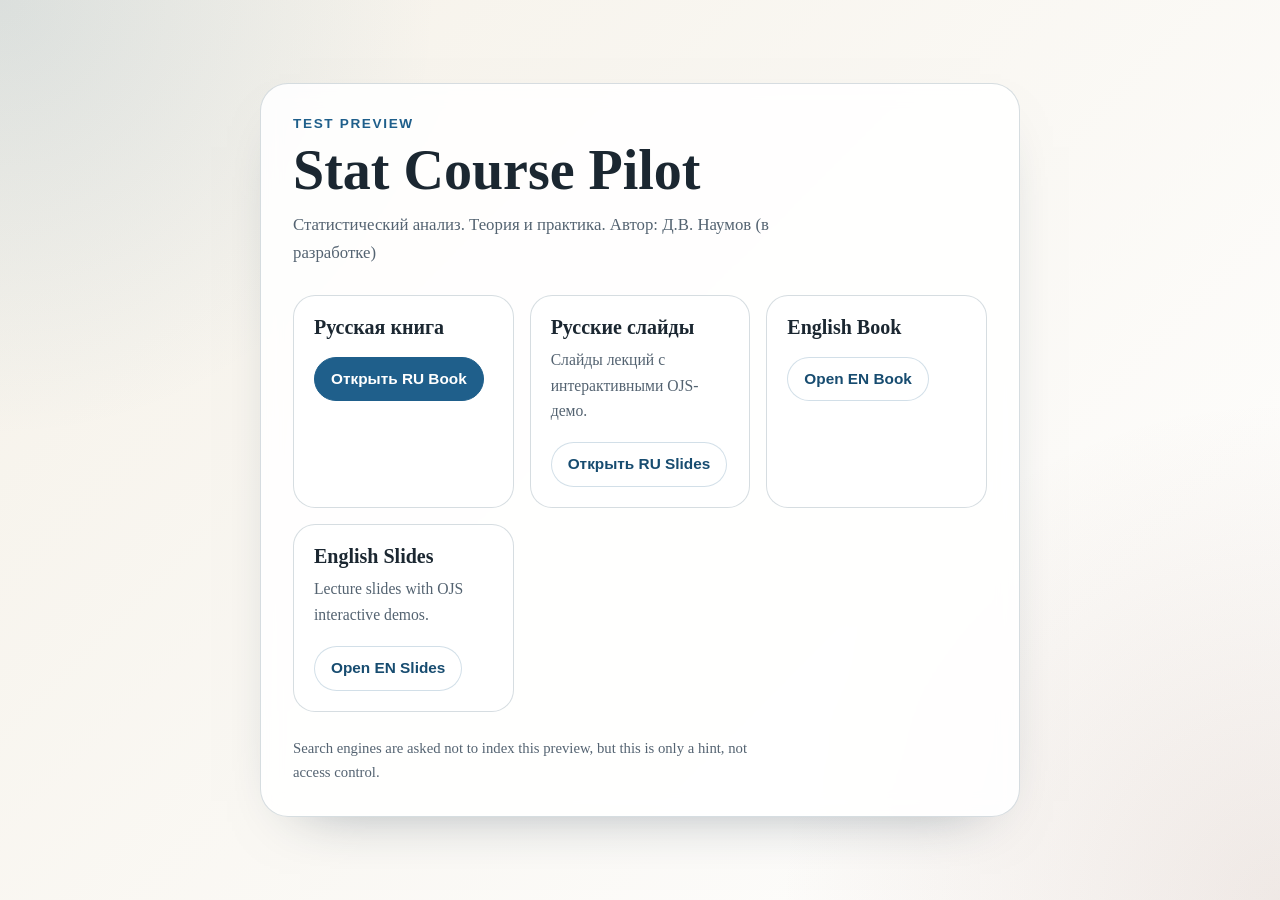
<file: pages/index.html>
<!doctype html>
<html lang="ru">
<head>
  <meta charset="utf-8">
  <meta name="viewport" content="width=device-width, initial-scale=1">
  <meta name="robots" content="noindex,nofollow,noarchive">
  <title>Stat Course Pilot</title>
  <style>
    :root {
      --bg-1: #f5f1e8;
      --bg-2: #ffffff;
      --card: rgba(255, 255, 255, 0.88);
      --line: rgba(28, 66, 92, 0.18);
      --ink: #1b2731;
      --muted: #546371;
      --accent: #1f5f8b;
      --accent-2: #174c70;
    }

    * { box-sizing: border-box; }
    body {
      margin: 0;
      min-height: 100vh;
      font-family: "Iowan Old Style", "Palatino Linotype", "Book Antiqua", Georgia, serif;
      color: var(--ink);
      background:
        radial-gradient(circle at top left, rgba(31, 95, 139, 0.12), transparent 28%),
        radial-gradient(circle at bottom right, rgba(125, 72, 44, 0.12), transparent 32%),
        linear-gradient(135deg, var(--bg-1), var(--bg-2));
      display: grid;
      place-items: center;
      padding: 24px;
    }

    main {
      width: min(760px, 100%);
      padding: 32px;
      border: 1px solid var(--line);
      border-radius: 28px;
      background: var(--card);
      box-shadow: 0 24px 60px -40px rgba(24, 46, 66, 0.5);
      backdrop-filter: blur(10px);
    }

    .eyebrow {
      margin: 0 0 12px;
      font: 600 0.85rem/1.2 "Avenir Next", "Segoe UI", sans-serif;
      letter-spacing: 0.12em;
      text-transform: uppercase;
      color: var(--accent);
    }

    h1 {
      margin: 0 0 14px;
      font-size: clamp(2rem, 6vw, 3.5rem);
      line-height: 0.95;
    }

    p {
      margin: 0;
      max-width: 62ch;
      color: var(--muted);
      font-size: 1.05rem;
      line-height: 1.65;
    }

    .grid {
      display: grid;
      grid-template-columns: repeat(auto-fit, minmax(220px, 1fr));
      gap: 16px;
      margin-top: 28px;
    }

    .card {
      padding: 20px;
      border: 1px solid var(--line);
      border-radius: 22px;
      background: rgba(255, 255, 255, 0.9);
    }

    .card h2 {
      margin: 0 0 8px;
      font-size: 1.25rem;
    }

    .card p {
      font-size: 0.98rem;
    }

    .actions {
      display: flex;
      flex-wrap: wrap;
      gap: 12px;
      margin-top: 18px;
    }

    .link {
      display: inline-flex;
      align-items: center;
      justify-content: center;
      min-height: 2.8rem;
      padding: 0.7rem 1rem;
      border-radius: 999px;
      border: 1px solid rgba(31, 95, 139, 0.2);
      background: #fff;
      color: var(--accent-2);
      text-decoration: none;
      font: 600 0.96rem/1.1 "Avenir Next", "Segoe UI", sans-serif;
    }

    .link.primary {
      background: var(--accent);
      border-color: var(--accent);
      color: #fff;
    }

    .note {
      margin-top: 24px;
      font-size: 0.92rem;
      color: var(--muted);
    }
  </style>
</head>
<body>
  <main>
    <p class="eyebrow">Test Preview</p>
    <h1>Stat Course Pilot</h1>
    <p>
      Статистический анализ. Теория и практика. Автор: Д.В. Наумов (в разработке)
    </p>

    <div class="grid">
      <section class="card">
        <h2>Русская книга</h2>
        <div class="actions">
          <a class="link primary" href="./ru/book/">Открыть RU Book</a>
        </div>
      </section>

      <section class="card">
        <h2>Русские слайды</h2>
        <p>Слайды лекций с интерактивными OJS-демо.</p>
        <div class="actions">
          <a class="link" href="./ru/slides/">Открыть RU Slides</a>
        </div>
      </section>

      <section class="card">
        <h2>English Book</h2>
        <div class="actions">
          <a class="link" href="./en/book/">Open EN Book</a>
        </div>
      </section>

      <section class="card">
        <h2>English Slides</h2>
        <p>Lecture slides with OJS interactive demos.</p>
        <div class="actions">
          <a class="link" href="./en/slides/">Open EN Slides</a>
        </div>
      </section>
    </div>

    <p class="note">
      Search engines are asked not to index this preview, but this is only a hint, not access control.
    </p>
  </main>
</body>
</html>
</file>
